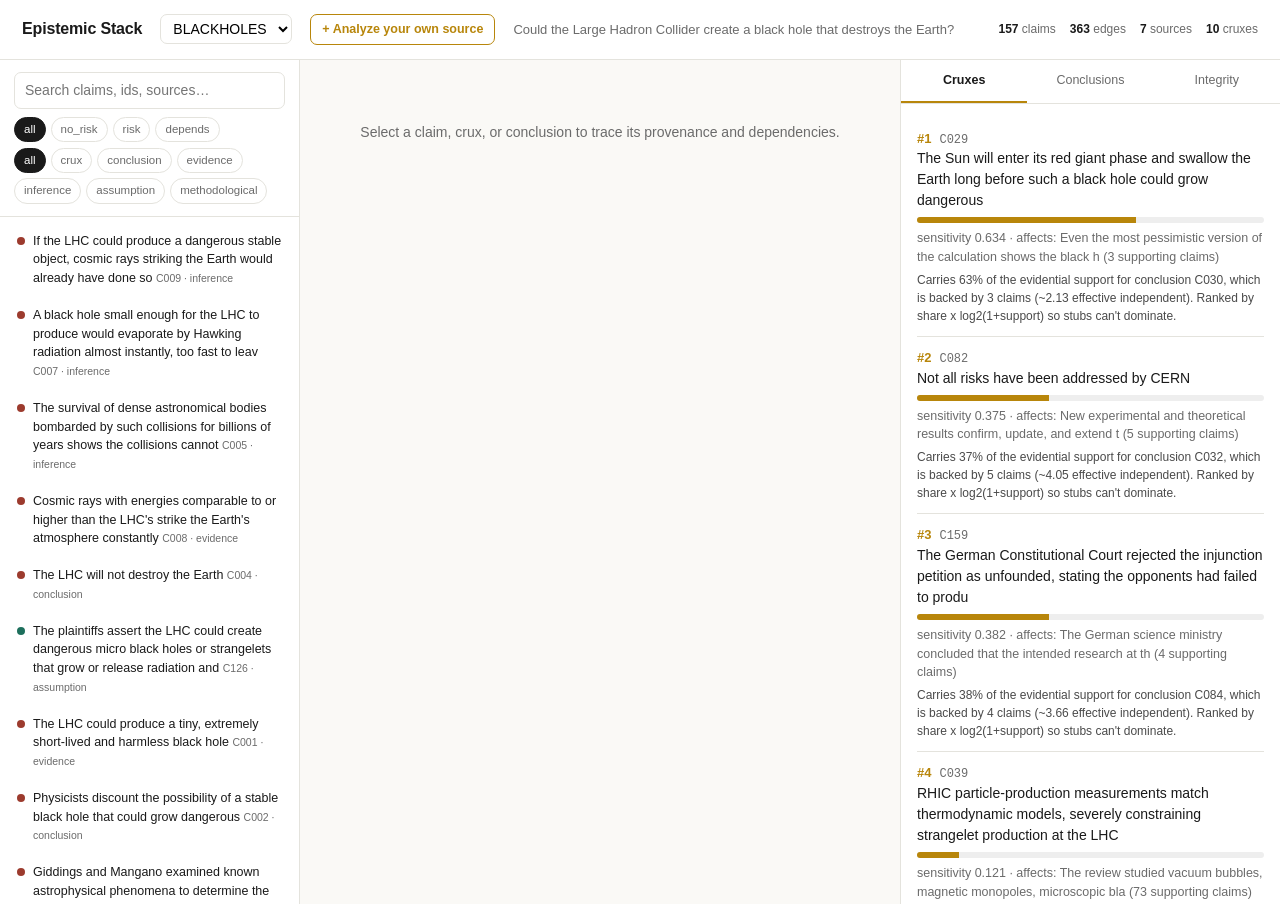
<file: index.html>
<!DOCTYPE html>
<html lang="en">
<head>
<meta charset="utf-8">
<meta name="viewport" content="width=device-width, initial-scale=1">
<title>Epistemic Stack — claim-level provenance & crux detection</title>
<link rel="icon" href="data:image/svg+xml,%3Csvg xmlns='http://www.w3.org/2000/svg' viewBox='0 0 32 32'%3E%3Crect width='32' height='32' rx='6' fill='%23b8860b'/%3E%3Ctext x='16' y='23' font-size='20' text-anchor='middle' fill='white' font-family='sans-serif'%3EE%3C/text%3E%3C/svg%3E">
<link rel="stylesheet" href="style.css">
</head>
<body>
<header>
  <h1>Epistemic&nbsp;Stack</h1>
  <select id="caseSelect" title="Choose a case"></select>
  <button id="byoBtn" class="byobtn" title="Audit a claim graph you built from your own sources">+ Analyze your own source</button>
  <div class="q" id="question"></div>
  <div class="counts" id="counts"></div>
</header>

<div class="grid">
  <!-- LEFT: searchable, filterable claim index -->
  <div class="col left">
    <div class="toolbar">
      <input id="search" type="search" placeholder="Search claims, ids, sources…" autocomplete="off">
      <div class="chips" id="sideChips"></div>
      <div class="chips" id="kindChips" style="margin-top:6px"></div>
    </div>
    <div class="list" id="claimList"></div>
  </div>

  <!-- CENTER: the selected claim, its provenance, and its place in the graph -->
  <div class="col center" id="detail">
    <div class="empty">Select a claim, crux, or conclusion to trace its provenance and dependencies.</div>
  </div>

  <!-- RIGHT: deterministic assessment -->
  <div class="col right">
    <div class="tabs" id="tabs">
      <button data-tab="cruxes" class="on">Cruxes</button>
      <button data-tab="conclusions">Conclusions</button>
      <button data-tab="integrity">Integrity</button>
    </div>
    <div class="panel" id="panel"></div>
    <div class="method" id="method"></div>
  </div>
</div>

<!-- BRING YOUR OWN: audit a claim graph the user built from any source, no API key -->
<div id="byo" class="modal hidden">
  <div class="modalcard">
    <div class="modalhead">
      <b>Analyze your own source</b>
      <button id="byoClose" class="x" title="Close">×</button>
    </div>
    <div class="modalbody">
      <p class="muted">
        The warrant audit (concentration, effective-independent count, circular-support) is pure
        graph arithmetic — <b>no API key, nothing sent to us</b>. You supply the claim graph; this
        tool computes the numbers, deterministically. Turning your article into that graph is the
        one step that needs a model, so you run it in <b>your own Claude</b>:
      </p>
      <ol class="steps">
        <li>Copy the prompt below into Claude (or Claude Code), then paste your article(s) after it.</li>
        <li>Claude returns one JSON object (claims + typed edges). Save or copy it.</li>
        <li>Drop that JSON here → get an instant, reproducible warrant audit.</li>
      </ol>
      <div class="promptbox">
        <button id="byoCopy" class="copybtn">Copy prompt</button>
        <textarea id="byoPrompt" readonly spellcheck="false"></textarea>
      </div>
      <div class="drop">
        <label class="filelbl">Upload JSON file
          <input id="byoFile" type="file" accept="application/json,.json" hidden></label>
        <span class="muted">or paste the JSON below</span>
      </div>
      <textarea id="byoPaste" placeholder='{ "question": "...", "claims": [...], "edges": [...] }'
        spellcheck="false"></textarea>
      <div class="modalfoot">
        <button id="byoRun" class="runbtn">Run warrant audit</button>
        <span id="byoMsg" class="byomsg"></span>
      </div>
    </div>
  </div>
</div>

<script src="app.js"></script>
</body>
</html>
</file>
<file: style.css>
:root {
  --bg:#faf9f6; --ink:#1a1a1a; --muted:#6b6b6b; --line:#e4e3dd; --card:#fff;
  --zoo:#1d6f5c; --lab:#9c3b2e; --neutral:#586069; --crux:#b8860b; --accent:#2d5a8c;
  --warn:#a8320f; --chip:#f1f0ea;
}
* { box-sizing:border-box; }
html,body { margin:0; height:100%; }
body { font:14px/1.5 -apple-system,Segoe UI,Roboto,Helvetica,Arial,sans-serif;
  background:var(--bg); color:var(--ink); }
a { color:var(--accent); text-decoration:none; }
a:hover { text-decoration:underline; }
code { font:12px/1.4 ui-monospace,SFMono-Regular,Consolas,monospace; color:var(--muted); }
button { font:inherit; cursor:pointer; }

/* ---- header ---- */
header { padding:14px 22px; border-bottom:1px solid var(--line); background:var(--card);
  display:flex; align-items:center; gap:18px; flex-wrap:wrap; }
header h1 { margin:0; font-size:16px; font-weight:700; letter-spacing:-.01em; }
header .q { color:var(--muted); font-size:13px; max-width:640px; }
header select { font:inherit; padding:5px 8px; border:1px solid var(--line); border-radius:7px;
  background:#fff; }
.counts { margin-left:auto; font-size:12px; color:var(--muted); display:flex; gap:14px; }
.counts b { color:var(--ink); }

/* ---- layout ---- */
.grid { display:grid; grid-template-columns:300px 1fr 380px; height:calc(100vh - 56px); }
.col { overflow:auto; }
.left { border-right:1px solid var(--line); background:var(--card); }
.center { padding:22px 26px; }
.right { border-left:1px solid var(--line); background:var(--card); }

/* ---- left: search/filter/list ---- */
.toolbar { position:sticky; top:0; background:var(--card); padding:12px 14px;
  border-bottom:1px solid var(--line); z-index:2; }
.toolbar input { width:100%; padding:7px 10px; border:1px solid var(--line); border-radius:7px;
  font:inherit; margin-bottom:8px; }
.chips { display:flex; gap:5px; flex-wrap:wrap; }
.chips button { border:1px solid var(--line); background:#fff; padding:3px 9px; border-radius:20px;
  font-size:11.5px; color:var(--muted); }
.chips button.on { background:var(--ink); color:#fff; border-color:var(--ink); }
.list { padding:6px; }
.row { padding:8px 10px; border-radius:7px; cursor:pointer; border:1px solid transparent;
  display:flex; gap:8px; align-items:flex-start; }
.row:hover { background:var(--chip); }
.row.sel { background:#eef3f9; border-color:#cddcec; }
.row .dot { width:8px; height:8px; border-radius:50%; margin-top:5px; flex:none; background:var(--neutral); }
.row .dot.zoo { background:var(--zoo); } .row .dot.lab { background:var(--lab); }
.row .rtext { font-size:12.5px; }
.row .rid { font-size:10.5px; color:var(--muted); }
.row .star { color:var(--crux); font-size:11px; margin-left:auto; flex:none; }

/* ---- pills ---- */
.pill { display:inline-block; font-size:11px; padding:2px 8px; border-radius:20px;
  border:1px solid var(--line); color:var(--muted); background:#fff; }
.pill.zoo { color:var(--zoo); border-color:var(--zoo); }
.pill.lab { color:var(--lab); border-color:var(--lab); }
.pill.crux { color:var(--crux); border-color:var(--crux); font-weight:600; }
.pill.kind { background:var(--chip); border-color:var(--chip); }

/* ---- center: claim detail ---- */
.empty { color:var(--muted); padding:40px 0; text-align:center; }
.detail h2 { font-size:18px; line-height:1.4; margin:2px 0 12px; font-weight:600; }
.detail .pills { display:flex; gap:7px; flex-wrap:wrap; align-items:center; margin-bottom:14px; }
.span { border-left:3px solid var(--crux); background:#fbf7ec; padding:10px 14px; border-radius:0 7px 7px 0;
  font-size:13px; color:#3a3a3a; margin:10px 0; }
.span .attr { display:block; margin-top:6px; font-size:11.5px; color:var(--muted); font-style:normal; }
.framing { border-left:3px solid var(--lab); background:#fbf1ef; padding:8px 14px; border-radius:0 7px 7px 0;
  font-size:12.5px; margin:10px 0; }
.rel { margin-top:20px; }
.rel h3 { font-size:11.5px; text-transform:uppercase; letter-spacing:.05em; color:var(--muted);
  margin:0 0 8px; border-bottom:1px solid var(--line); padding-bottom:5px; }
.edge { display:flex; gap:9px; align-items:baseline; padding:6px 0; cursor:pointer; }
.edge:hover .etext { text-decoration:underline; }
.etype { font-size:10.5px; padding:1px 7px; border-radius:4px; background:var(--chip); color:var(--muted);
  flex:none; min-width:104px; text-align:center; }
.etype.depends_on { background:#eef3f9; color:var(--accent); }
.etype.is_evidence_for { background:#eef7f2; color:var(--zoo); }
.etype.contradicts { background:#fbf1ef; color:var(--lab); }
.etext { font-size:12.5px; } .etext .eid { color:var(--muted); font-size:10.5px; }

/* ---- right: assessment ---- */
.tabs { display:flex; border-bottom:1px solid var(--line); position:sticky; top:0; background:var(--card); z-index:2; }
.tabs button { flex:1; padding:11px 6px; border:none; background:none; color:var(--muted);
  font-size:12.5px; border-bottom:2px solid transparent; }
.tabs button.on { color:var(--ink); border-bottom-color:var(--crux); font-weight:600; }
.panel { padding:14px 16px; }
.item { padding:11px 0; border-bottom:1px solid var(--line); }
.item .top { display:flex; gap:8px; align-items:baseline; }
.item .rank { font-weight:700; color:var(--crux); font-size:13px; }
.item .aff { font-size:12.5px; color:var(--muted); margin:4px 0; }
.item .why { font-size:12px; color:#4a4a4a; margin-top:4px; }
.item.click { cursor:pointer; } .item.click:hover { background:var(--chip); margin:0 -16px; padding-left:16px; padding-right:16px; }
.bar { height:6px; background:#eee; border-radius:4px; overflow:hidden; margin:6px 0; }
.bar > span { display:block; height:100%; background:var(--crux); }
.bar.blue > span { background:var(--accent); }
.metric { display:flex; gap:6px; align-items:baseline; }
.metric b { font-size:15px; } .metric small { color:var(--muted); font-size:11px; }
.sev { font-size:10.5px; padding:1px 7px; border-radius:20px; font-weight:600; }
.sev.pure-circular { background:#fbe9e4; color:var(--warn); }
.sev.redundant { background:var(--chip); color:var(--muted); }
.muted { color:var(--muted); font-size:12px; }
.method { font-size:11px; color:var(--muted); padding:10px 16px; border-top:1px solid var(--line);
  background:#fbfbf9; }
.notrun { padding:60px 30px; text-align:center; color:var(--muted); }

/* ---- center: Detail/Support-tree toggle + tree viz ---- */
.viewtoggle { display:flex; gap:6px; margin-bottom:16px; }
.viewtoggle button { border:1px solid var(--line); background:#fff; padding:4px 13px; border-radius:7px;
  font-size:12.5px; color:var(--muted); }
.viewtoggle button.on { background:var(--ink); color:#fff; border-color:var(--ink); }
.gcap { font-size:13px; color:#333; margin-bottom:2px; }
.tmetrics { font-size:12px; color:var(--muted); margin-bottom:10px; }
.tmetrics b { color:var(--ink); font-size:14px; }
.gsvg { width:100%; height:auto; max-height:480px; border:1px solid var(--line); border-radius:9px;
  background:#fcfcfa; }
.gsvg text { font-family:-apple-system,Segoe UI,Roboto,sans-serif; }
.tchips { display:flex; flex-direction:column; gap:6px; }
.tchips button { text-align:left; border:1px solid var(--line); background:#fff; padding:8px 11px;
  border-radius:7px; font-size:12.5px; cursor:pointer; }
.tchips button:hover { background:var(--chip); }

/* ---- bring-your-own: header button + modal ---- */
.byobtn { border:1px solid var(--crux); color:var(--crux); background:#fff; padding:5px 11px;
  border-radius:7px; font-size:12.5px; font-weight:600; }
.byobtn:hover { background:#fbf7ec; }
.modal { position:fixed; inset:0; background:rgba(26,26,26,.42); display:flex;
  align-items:flex-start; justify-content:center; padding:40px 16px; z-index:50; overflow:auto; }
.modal.hidden { display:none; }
.modalcard { background:var(--card); border-radius:12px; width:100%; max-width:720px;
  box-shadow:0 14px 50px rgba(0,0,0,.25); }
.modalhead { display:flex; align-items:center; justify-content:space-between;
  padding:16px 20px; border-bottom:1px solid var(--line); }
.modalhead b { font-size:15px; }
.modalhead .x { border:none; background:none; font-size:22px; line-height:1; color:var(--muted); }
.modalhead .x:hover { color:var(--ink); }
.modalbody { padding:18px 20px 20px; }
.modalbody p { margin:0 0 12px; font-size:13px; }
.steps { margin:0 0 14px; padding-left:20px; font-size:12.5px; color:#4a4a4a; }
.steps li { margin:3px 0; }
.promptbox { position:relative; margin-bottom:16px; }
.promptbox textarea { width:100%; height:150px; font:11.5px/1.5 ui-monospace,Consolas,monospace;
  border:1px solid var(--line); border-radius:8px; padding:10px 12px; background:#fbfbf9;
  color:#333; resize:vertical; }
.copybtn { position:absolute; top:8px; right:8px; border:1px solid var(--line); background:#fff;
  padding:3px 9px; border-radius:6px; font-size:11px; color:var(--muted); z-index:1; }
.copybtn:hover { background:var(--chip); color:var(--ink); }
.drop { display:flex; align-items:center; gap:12px; margin-bottom:8px; }
.filelbl { border:1px solid var(--accent); color:var(--accent); background:#fff; padding:6px 12px;
  border-radius:7px; font-size:12.5px; font-weight:600; cursor:pointer; }
.filelbl:hover { background:#eef3f9; }
#byoPaste { width:100%; height:120px; font:11.5px/1.5 ui-monospace,Consolas,monospace;
  border:1px solid var(--line); border-radius:8px; padding:10px 12px; resize:vertical; }
.modalfoot { display:flex; align-items:center; gap:14px; margin-top:14px; }
.runbtn { background:var(--crux); color:#fff; border:none; padding:9px 18px; border-radius:8px;
  font-size:13px; font-weight:600; }
.runbtn:hover { background:#9c7209; }
.runbtn:disabled { opacity:.55; cursor:default; }
.byomsg { font-size:12.5px; }
.byomsg.err { color:var(--warn); }
.byomsg.ok { color:var(--zoo); }
.warnbanner { background:#fdf6e3; border:1px solid #efe0a8; color:#7a5c0a; border-radius:8px;
  padding:9px 12px; font-size:12px; margin-bottom:14px; }
.warnbanner ul { margin:6px 0 0; padding-left:18px; }
</file>
